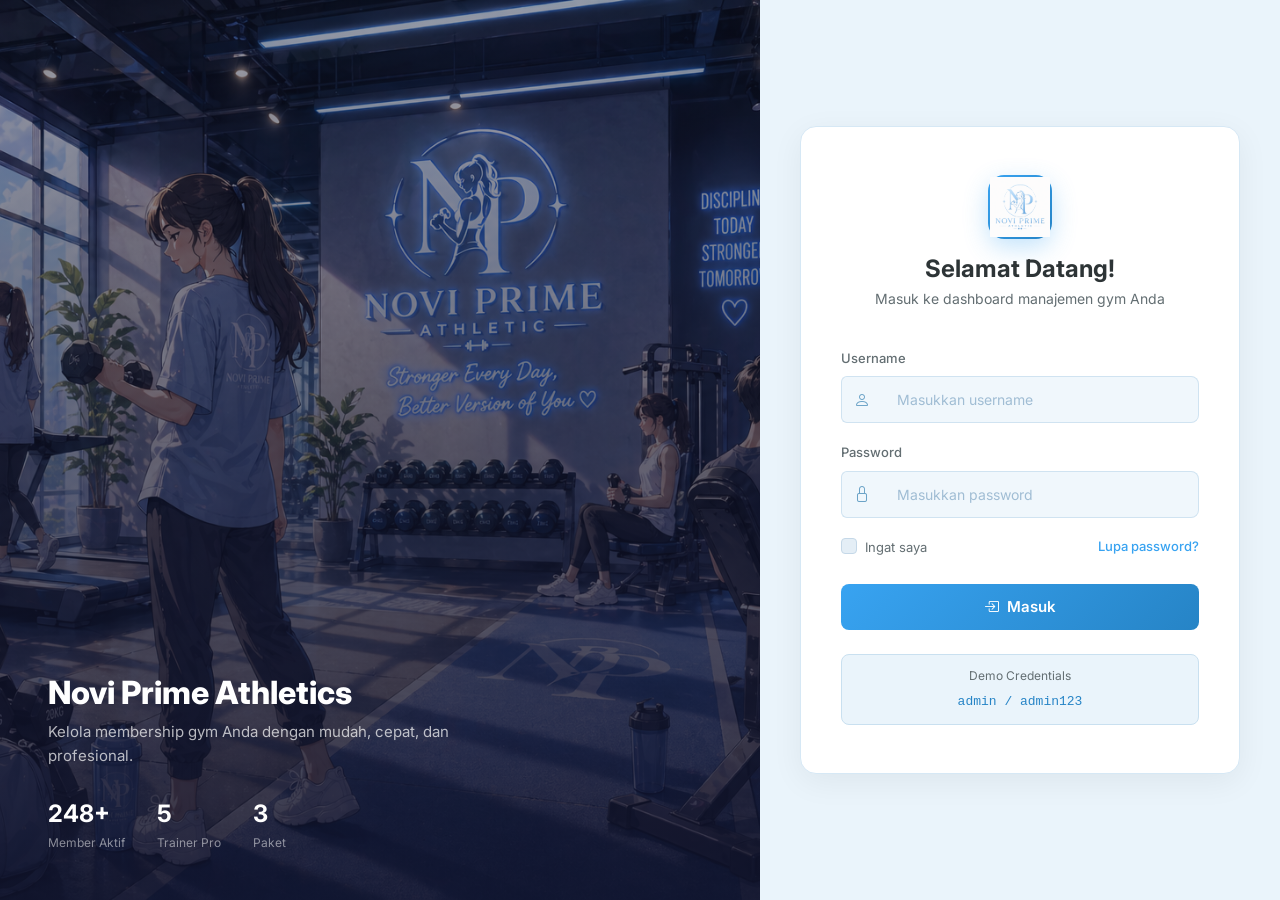
<file: index.html>
<!DOCTYPE html>
<html lang="id">
<head>
    <meta charset="UTF-8">
    <meta name="viewport" content="width=device-width, initial-scale=1.0">
    <meta name="description" content="Novi Prime Athletics - Sistem Manajemen Anggota Gym">
    <title>Login - Gym Management</title>
    <link href="https://cdn.jsdelivr.net/npm/bootstrap@5.3.3/dist/css/bootstrap.min.css" rel="stylesheet">
    <link href="https://cdn.jsdelivr.net/npm/bootstrap-icons@1.11.3/font/bootstrap-icons.min.css" rel="stylesheet">
    <link href="https://fonts.googleapis.com/css2?family=Inter:wght@300;400;500;600;700;800&display=swap" rel="stylesheet">
    <link href="css/style.css" rel="stylesheet">
</head>
<body class="login-page">
    <div class="login-wrapper">
        <!-- Left Side - Image -->
        <div class="login-image-side">
            <img src="./assets/images/banner2.png" alt="Gym Interior">
            <div class="login-image-overlay">
                <div class="login-image-content">

                    <h2>Novi Prime Athletics</h2>
                    <p>Kelola membership gym Anda dengan mudah, cepat, dan profesional.</p>
                    <div class="login-image-stats">
                        <div class="img-stat">
                            <span class="img-stat-value">248+</span>
                            <span class="img-stat-label">Member Aktif</span>
                        </div>
                        <div class="img-stat">
                            <span class="img-stat-value">5</span>
                            <span class="img-stat-label">Trainer Pro</span>
                        </div>
                        <div class="img-stat">
                            <span class="img-stat-value">3</span>
                            <span class="img-stat-label">Paket</span>
                        </div>
                    </div>
                </div>
            </div>
        </div>

        <!-- Right Side - Login Form -->
        <div class="login-form-side">
            <div class="login-card">
                <div class="login-logo">
                    <div class="logo-icon">
                        <img src="./assets/images/logo_gym.png" alt="Logo Novi Prime" class="logo-img">
                    </div>
                        <h1>Selamat Datang!</h1>
                        <p>Masuk ke dashboard manajemen gym Anda</p>
                    </div>
                <form id="loginForm">
                    <div class="mb-3">
                        <label class="form-label" for="loginUsername">Username</label>
                        <div class="input-group">
                            <span class="input-group-text"><i class="bi bi-person"></i></span>
                            <input type="text" class="form-control" id="loginUsername" placeholder="Masukkan username" required>
                        </div>
                    </div>
                    <div class="mb-3">
                        <label class="form-label" for="loginPassword">Password</label>
                        <div class="input-group">
                            <span class="input-group-text"><i class="bi bi-lock"></i></span>
                            <input type="password" class="form-control" id="loginPassword" placeholder="Masukkan password" required>
                        </div>
                    </div>
                    <div class="d-flex justify-content-between align-items-center mb-4">
                        <div class="form-check">
                            <input class="form-check-input" type="checkbox" id="rememberMe">
                            <label class="form-check-label" for="rememberMe">Ingat saya</label>
                        </div>
                        <a href="#" class="forgot-link" onclick="alert('Fitur reset password akan tersedia setelah integrasi backend.')">Lupa password?</a>
                    </div>
                    <button type="submit" class="btn btn-login" id="btnLogin">
                        <i class="bi bi-box-arrow-in-right me-2"></i>Masuk
                    </button>
                </form>
                <div class="login-demo-info">
                    <p>Demo Credentials</p>
                    <code>admin / admin123</code>
                </div>
            </div>
        </div>
    </div>

    <script src="https://cdn.jsdelivr.net/npm/bootstrap@5.3.3/dist/js/bootstrap.bundle.min.js"></script>
    <script src="js/app.js"></script>
</body>
</html>
</file>
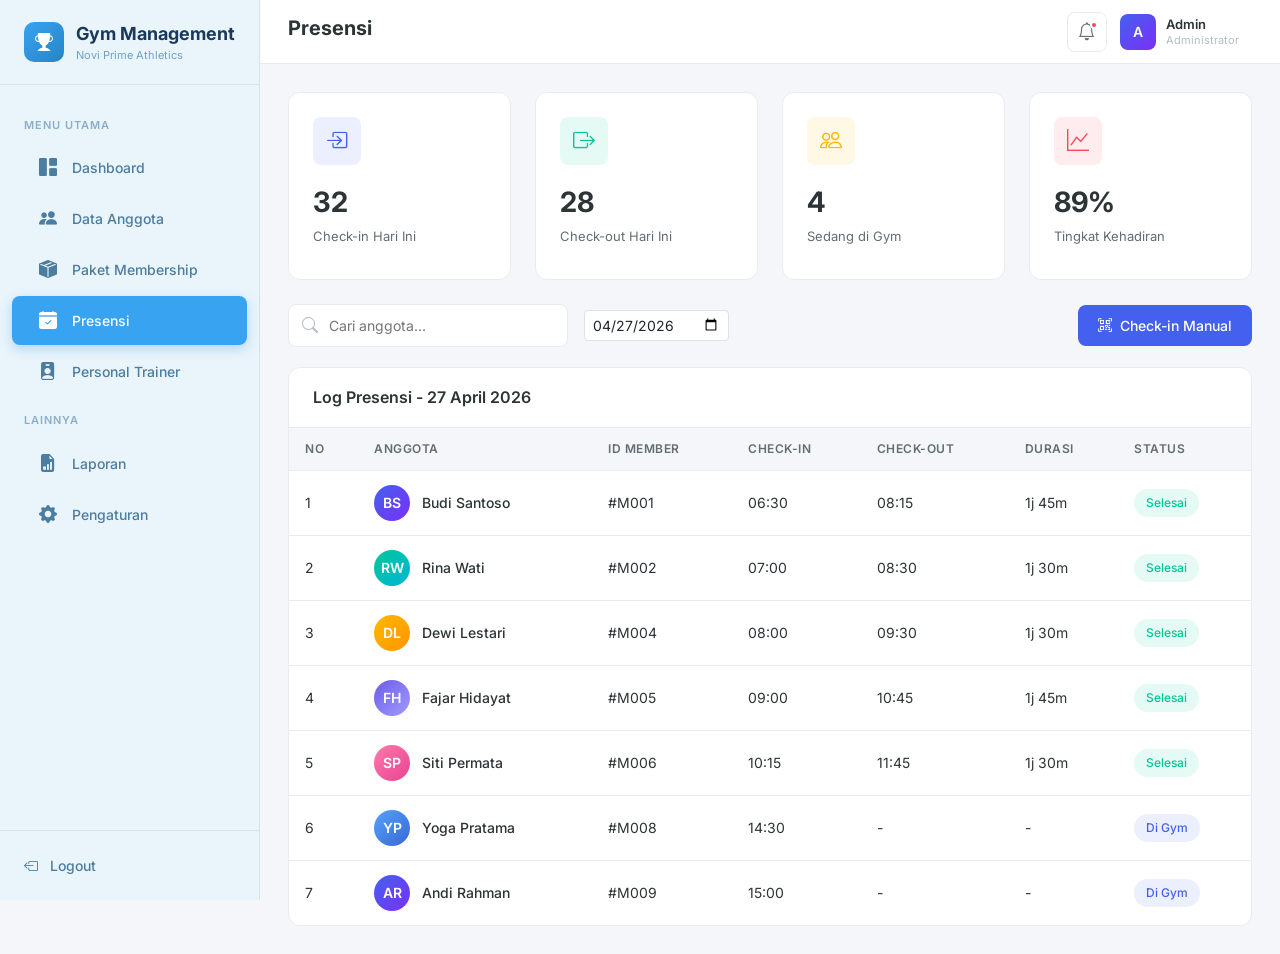
<file: attendance.html>
<!DOCTYPE html>
<html lang="id">
<head>
    <meta charset="UTF-8">
    <meta name="viewport" content="width=device-width, initial-scale=1.0">
    <title>Presensi - Gym Management</title>
    <link href="https://cdn.jsdelivr.net/npm/bootstrap@5.3.3/dist/css/bootstrap.min.css" rel="stylesheet">
    <link href="https://cdn.jsdelivr.net/npm/bootstrap-icons@1.11.3/font/bootstrap-icons.min.css" rel="stylesheet">
    <link href="https://fonts.googleapis.com/css2?family=Inter:wght@300;400;500;600;700;800&display=swap" rel="stylesheet">
    <link href="css/style.css" rel="stylesheet">
</head>
<body>
    <div class="sidebar-overlay" id="sidebarOverlay"></div>
    <aside class="sidebar" id="sidebar">
        <div class="sidebar-brand"><div class="brand-icon"><i class="bi bi-trophy-fill"></i></div><div><span class="brand-text">Gym Management</span><span class="brand-subtitle">Novi Prime Athletics</span></div></div>
        <nav class="sidebar-menu">
            <div class="menu-label">Menu Utama</div>
            <a href="dashboard.html" class="nav-link"><i class="bi bi-grid-1x2-fill"></i> Dashboard</a>
            <a href="members.html" class="nav-link"><i class="bi bi-people-fill"></i> Data Anggota</a>
            <a href="packages.html" class="nav-link"><i class="bi bi-box-seam-fill"></i> Paket Membership</a>
            <a href="attendance.html" class="nav-link active"><i class="bi bi-calendar-check-fill"></i> Presensi</a>
            <a href="trainers.html" class="nav-link"><i class="bi bi-person-badge-fill"></i> Personal Trainer</a>
            <div class="menu-label">Lainnya</div>
            <a href="#" class="nav-link" onclick="alert('Fitur laporan akan segera hadir.')"><i class="bi bi-file-earmark-bar-graph-fill"></i> Laporan</a>
            <a href="#" class="nav-link" onclick="alert('Fitur pengaturan akan segera hadir.')"><i class="bi bi-gear-fill"></i> Pengaturan</a>
        </nav>
        <div class="sidebar-footer"><a href="index.html" class="nav-link"><i class="bi bi-box-arrow-left"></i> Logout</a></div>
    </aside>

    <main class="main-content">
        <header class="top-navbar">
            <div class="d-flex align-items-center gap-3">
                <button class="btn-icon sidebar-toggle" id="sidebarToggle"><i class="bi bi-list"></i></button>
                <h1 class="page-title">Presensi</h1>
            </div>
            <div class="navbar-actions">
                <button class="btn-icon" onclick="alert('Tidak ada notifikasi baru.')"><i class="bi bi-bell"></i><span class="badge-dot"></span></button>
                <div class="user-dropdown" data-bs-toggle="dropdown"><div class="user-avatar">A</div><div class="user-info d-none d-sm-block"><div class="user-name">Admin</div><div class="user-role">Administrator</div></div></div>
                <ul class="dropdown-menu dropdown-menu-end">
                    <li><a class="dropdown-item text-danger" href="index.html"><i class="bi bi-box-arrow-left me-2"></i>Logout</a></li>
                </ul>
            </div>
        </header>

        <div class="content-wrapper">
            <!-- Stats -->
            <div class="row g-4 mb-4">
                <div class="col-md-3 col-6">
                    <div class="stat-card">
                        <div class="stat-icon primary"><i class="bi bi-box-arrow-in-right"></i></div>
                        <div class="stat-value">32</div>
                        <div class="stat-label">Check-in Hari Ini</div>
                    </div>
                </div>
                <div class="col-md-3 col-6">
                    <div class="stat-card">
                        <div class="stat-icon success"><i class="bi bi-box-arrow-right"></i></div>
                        <div class="stat-value">28</div>
                        <div class="stat-label">Check-out Hari Ini</div>
                    </div>
                </div>
                <div class="col-md-3 col-6">
                    <div class="stat-card">
                        <div class="stat-icon warning"><i class="bi bi-people"></i></div>
                        <div class="stat-value">4</div>
                        <div class="stat-label">Sedang di Gym</div>
                    </div>
                </div>
                <div class="col-md-3 col-6">
                    <div class="stat-card">
                        <div class="stat-icon danger"><i class="bi bi-graph-up"></i></div>
                        <div class="stat-value">89%</div>
                        <div class="stat-label">Tingkat Kehadiran</div>
                    </div>
                </div>
            </div>

            <!-- Toolbar -->
            <div class="toolbar">
                <div class="d-flex gap-3 align-items-center flex-wrap">
                    <div class="search-box">
                        <i class="bi bi-search"></i>
                        <input type="text" id="searchAttendance" placeholder="Cari anggota..." onkeyup="filterAttendance()">
                    </div>
                    <input type="date" class="form-control form-control-sm" style="width:auto" value="2026-04-27">
                </div>
                <button class="btn-primary-custom" data-bs-toggle="modal" data-bs-target="#checkinModal">
                    <i class="bi bi-qr-code-scan"></i> Check-in Manual
                </button>
            </div>

            <!-- Attendance Table -->
            <div class="card-custom">
                <div class="card-header-custom">
                    <h5>Log Presensi - 27 April 2026</h5>
                </div>
                <div class="card-body-custom p-0">
                    <div class="table-responsive">
                        <table class="table-custom" id="attendanceTable">
                            <thead>
                                <tr><th>No</th><th>Anggota</th><th>ID Member</th><th>Check-in</th><th>Check-out</th><th>Durasi</th><th>Status</th></tr>
                            </thead>
                            <tbody>
                                <tr>
                                    <td>1</td>
                                    <td><div class="member-info"><div class="member-avatar" style="background:linear-gradient(135deg,#4361ee,#7b2ff7)">BS</div><div class="member-name">Budi Santoso</div></div></td>
                                    <td>#M001</td><td>06:30</td><td>08:15</td><td>1j 45m</td>
                                    <td><span class="badge-status aktif">Selesai</span></td>
                                </tr>
                                <tr>
                                    <td>2</td>
                                    <td><div class="member-info"><div class="member-avatar" style="background:linear-gradient(135deg,#00c897,#00b4d8)">RW</div><div class="member-name">Rina Wati</div></div></td>
                                    <td>#M002</td><td>07:00</td><td>08:30</td><td>1j 30m</td>
                                    <td><span class="badge-status aktif">Selesai</span></td>
                                </tr>
                                <tr>
                                    <td>3</td>
                                    <td><div class="member-info"><div class="member-avatar" style="background:linear-gradient(135deg,#ffb800,#ff9500)">DL</div><div class="member-name">Dewi Lestari</div></div></td>
                                    <td>#M004</td><td>08:00</td><td>09:30</td><td>1j 30m</td>
                                    <td><span class="badge-status aktif">Selesai</span></td>
                                </tr>
                                <tr>
                                    <td>4</td>
                                    <td><div class="member-info"><div class="member-avatar" style="background:linear-gradient(135deg,#6c5ce7,#a29bfe)">FH</div><div class="member-name">Fajar Hidayat</div></div></td>
                                    <td>#M005</td><td>09:00</td><td>10:45</td><td>1j 45m</td>
                                    <td><span class="badge-status aktif">Selesai</span></td>
                                </tr>
                                <tr>
                                    <td>5</td>
                                    <td><div class="member-info"><div class="member-avatar" style="background:linear-gradient(135deg,#fd79a8,#e84393)">SP</div><div class="member-name">Siti Permata</div></div></td>
                                    <td>#M006</td><td>10:15</td><td>11:45</td><td>1j 30m</td>
                                    <td><span class="badge-status aktif">Selesai</span></td>
                                </tr>
                                <tr>
                                    <td>6</td>
                                    <td><div class="member-info"><div class="member-avatar" style="background:linear-gradient(135deg,#55a3f8,#3867d6)">YP</div><div class="member-name">Yoga Pratama</div></div></td>
                                    <td>#M008</td><td>14:30</td><td>-</td><td>-</td>
                                    <td><span class="badge-status" style="background:var(--primary-light);color:var(--primary)">Di Gym</span></td>
                                </tr>
                                <tr>
                                    <td>7</td>
                                    <td><div class="member-info"><div class="member-avatar" style="background:linear-gradient(135deg,#4361ee,#7b2ff7)">AR</div><div class="member-name">Andi Rahman</div></div></td>
                                    <td>#M009</td><td>15:00</td><td>-</td><td>-</td>
                                    <td><span class="badge-status" style="background:var(--primary-light);color:var(--primary)">Di Gym</span></td>
                                </tr>
                            </tbody>
                        </table>
                    </div>
                </div>
            </div>
        </div>
    </main>

    <!-- Check-in Modal -->
    <div class="modal fade" id="checkinModal" tabindex="-1">
        <div class="modal-dialog modal-dialog-centered">
            <div class="modal-content" style="border:none;border-radius:var(--radius)">
                <div class="modal-header" style="border-bottom:1px solid var(--border-color);padding:20px 24px">
                    <h5 class="modal-title">Check-in Manual</h5>
                    <button type="button" class="btn-close" data-bs-dismiss="modal"></button>
                </div>
                <div class="modal-body" style="padding:24px">
                    <div class="mb-3">
                        <label class="form-label">ID Member</label>
                        <input type="text" class="form-control" id="checkinId" placeholder="Masukkan ID Member (cth: M001)">
                    </div>
                    <div class="mb-3">
                        <label class="form-label">Tipe</label>
                        <select class="form-select" id="checkinType">
                            <option value="in">Check-in</option>
                            <option value="out">Check-out</option>
                        </select>
                    </div>
                </div>
                <div class="modal-footer" style="border-top:1px solid var(--border-color);padding:16px 24px">
                    <button class="btn btn-light" data-bs-dismiss="modal">Batal</button>
                    <button class="btn btn-primary" onclick="doCheckin()">Proses</button>
                </div>
            </div>
        </div>
    </div>

    <script src="https://cdn.jsdelivr.net/npm/bootstrap@5.3.3/dist/js/bootstrap.bundle.min.js"></script>
    <script src="js/app.js"></script>
</body>
</html>
</file>
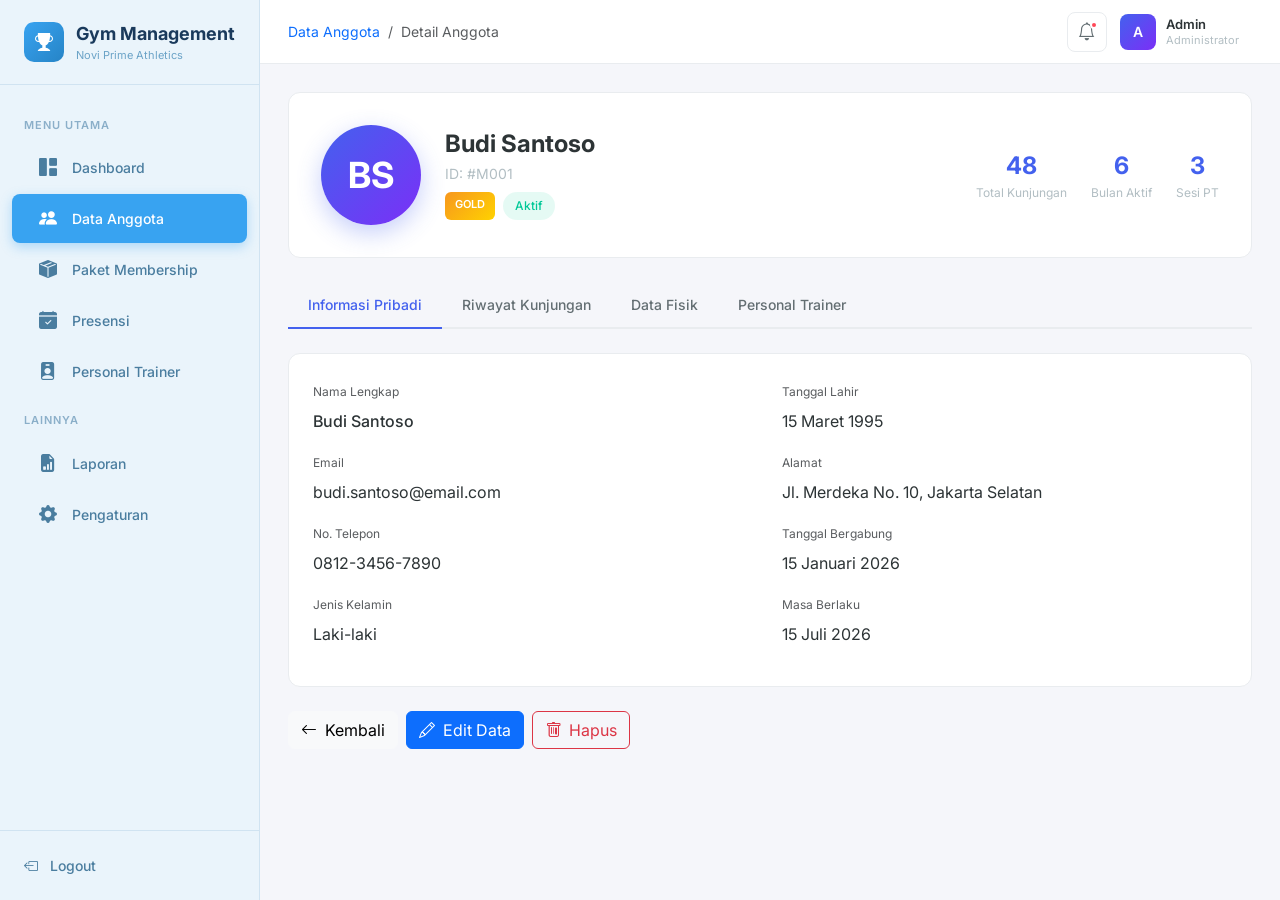
<file: member-detail.html>
<!DOCTYPE html>
<html lang="id">
<head>
    <meta charset="UTF-8">
    <meta name="viewport" content="width=device-width, initial-scale=1.0">
    <meta name="description" content="Detail Anggota - FitPro Gym Management System">
    <title>Detail Anggota - FitPro Gym</title>
    <link href="https://cdn.jsdelivr.net/npm/bootstrap@5.3.3/dist/css/bootstrap.min.css" rel="stylesheet">
    <link href="https://cdn.jsdelivr.net/npm/bootstrap-icons@1.11.3/font/bootstrap-icons.min.css" rel="stylesheet">
    <link href="https://fonts.googleapis.com/css2?family=Inter:wght@300;400;500;600;700;800&display=swap" rel="stylesheet">
    <link href="css/style.css" rel="stylesheet">
</head>
<body>
    <div class="sidebar-overlay" id="sidebarOverlay"></div>
    <aside class="sidebar" id="sidebar">
        <div class="sidebar-brand">
            <div class="brand-icon"><i class="bi bi-trophy-fill"></i></div>
            <div><span class="brand-text">Gym Management</span><span class="brand-subtitle">Novi Prime Athletics</span></div>
        </div>
        <nav class="sidebar-menu">
            <div class="menu-label">Menu Utama</div>
            <a href="dashboard.html" class="nav-link"><i class="bi bi-grid-1x2-fill"></i> Dashboard</a>
            <a href="members.html" class="nav-link active"><i class="bi bi-people-fill"></i> Data Anggota</a>
            <a href="packages.html" class="nav-link"><i class="bi bi-box-seam-fill"></i> Paket Membership</a>
            <a href="attendance.html" class="nav-link"><i class="bi bi-calendar-check-fill"></i> Presensi</a>
            <a href="trainers.html" class="nav-link"><i class="bi bi-person-badge-fill"></i> Personal Trainer</a>
            <div class="menu-label">Lainnya</div>
            <a href="#" class="nav-link" onclick="alert('Fitur laporan akan segera hadir.')"><i class="bi bi-file-earmark-bar-graph-fill"></i> Laporan</a>
            <a href="#" class="nav-link" onclick="alert('Fitur pengaturan akan segera hadir.')"><i class="bi bi-gear-fill"></i> Pengaturan</a>
        </nav>
        <div class="sidebar-footer">
            <a href="index.html" class="nav-link"><i class="bi bi-box-arrow-left"></i> Logout</a>
        </div>
    </aside>

    <main class="main-content">
        <header class="top-navbar">
            <div class="d-flex align-items-center gap-3">
                <button class="btn-icon sidebar-toggle" id="sidebarToggle"><i class="bi bi-list"></i></button>
                <nav aria-label="breadcrumb">
                    <ol class="breadcrumb mb-0" style="font-size:14px">
                        <li class="breadcrumb-item"><a href="members.html" class="text-primary">Data Anggota</a></li>
                        <li class="breadcrumb-item active">Detail Anggota</li>
                    </ol>
                </nav>
            </div>
            <div class="navbar-actions">
                <button class="btn-icon" onclick="alert('Tidak ada notifikasi baru.')"><i class="bi bi-bell"></i><span class="badge-dot"></span></button>
                <div class="user-dropdown" data-bs-toggle="dropdown"><div class="user-avatar">A</div><div class="user-info d-none d-sm-block"><div class="user-name">Admin</div><div class="user-role">Administrator</div></div></div>
                <ul class="dropdown-menu dropdown-menu-end">
                    <li><a class="dropdown-item" href="#" onclick="alert('Profil')"><i class="bi bi-person me-2"></i>Profil Saya</a></li>
                    <li><hr class="dropdown-divider"></li>
                    <li><a class="dropdown-item text-danger" href="index.html"><i class="bi bi-box-arrow-left me-2"></i>Logout</a></li>
                </ul>
            </div>
        </header>

        <div class="content-wrapper">
            <!-- Profile Header -->
            <div class="profile-header">
                <div class="profile-avatar">BS</div>
                <div class="profile-info">
                    <h2>Budi Santoso</h2>
                    <div class="profile-id">ID: #M001</div>
                    <div class="profile-badges">
                        <span class="badge-package gold">Gold</span>
                        <span class="badge-status aktif">Aktif</span>
                    </div>
                </div>
                <div class="profile-stats">
                    <div class="p-stat">
                        <div class="p-stat-value">48</div>
                        <div class="p-stat-label">Total Kunjungan</div>
                    </div>
                    <div class="p-stat">
                        <div class="p-stat-value">6</div>
                        <div class="p-stat-label">Bulan Aktif</div>
                    </div>
                    <div class="p-stat">
                        <div class="p-stat-value">3</div>
                        <div class="p-stat-label">Sesi PT</div>
                    </div>
                </div>
            </div>

            <!-- Tabs -->
            <ul class="nav nav-tabs nav-tabs-custom mb-4" role="tablist">
                <li class="nav-item"><button class="nav-link active" data-bs-toggle="tab" data-bs-target="#tabInfo">Informasi Pribadi</button></li>
                <li class="nav-item"><button class="nav-link" data-bs-toggle="tab" data-bs-target="#tabVisit">Riwayat Kunjungan</button></li>
                <li class="nav-item"><button class="nav-link" data-bs-toggle="tab" data-bs-target="#tabPhysical">Data Fisik</button></li>
                <li class="nav-item"><button class="nav-link" data-bs-toggle="tab" data-bs-target="#tabTrainer">Personal Trainer</button></li>
            </ul>

            <div class="tab-content">
                <!-- Tab: Info Pribadi -->
                <div class="tab-pane fade show active" id="tabInfo">
                    <div class="card-custom">
                        <div class="card-body-custom">
                            <div class="row g-4">
                                <div class="col-md-6">
                                    <div class="mb-3">
                                        <label class="form-label text-muted" style="font-size:12px">Nama Lengkap</label>
                                        <p class="mb-0 fw-medium">Budi Santoso</p>
                                    </div>
                                    <div class="mb-3">
                                        <label class="form-label text-muted" style="font-size:12px">Email</label>
                                        <p class="mb-0">budi.santoso@email.com</p>
                                    </div>
                                    <div class="mb-3">
                                        <label class="form-label text-muted" style="font-size:12px">No. Telepon</label>
                                        <p class="mb-0">0812-3456-7890</p>
                                    </div>
                                    <div class="mb-3">
                                        <label class="form-label text-muted" style="font-size:12px">Jenis Kelamin</label>
                                        <p class="mb-0">Laki-laki</p>
                                    </div>
                                </div>
                                <div class="col-md-6">
                                    <div class="mb-3">
                                        <label class="form-label text-muted" style="font-size:12px">Tanggal Lahir</label>
                                        <p class="mb-0">15 Maret 1995</p>
                                    </div>
                                    <div class="mb-3">
                                        <label class="form-label text-muted" style="font-size:12px">Alamat</label>
                                        <p class="mb-0">Jl. Merdeka No. 10, Jakarta Selatan</p>
                                    </div>
                                    <div class="mb-3">
                                        <label class="form-label text-muted" style="font-size:12px">Tanggal Bergabung</label>
                                        <p class="mb-0">15 Januari 2026</p>
                                    </div>
                                    <div class="mb-3">
                                        <label class="form-label text-muted" style="font-size:12px">Masa Berlaku</label>
                                        <p class="mb-0">15 Juli 2026</p>
                                    </div>
                                </div>
                            </div>
                        </div>
                    </div>
                </div>

                <!-- Tab: Riwayat Kunjungan -->
                <div class="tab-pane fade" id="tabVisit">
                    <div class="card-custom">
                        <div class="card-header-custom">
                            <h5>Log Presensi</h5>
                            <select class="form-select form-select-sm" style="width:auto">
                                <option>April 2026</option>
                                <option>Maret 2026</option>
                                <option>Februari 2026</option>
                            </select>
                        </div>
                        <div class="card-body-custom p-0">
                            <div class="table-responsive">
                                <table class="table-custom">
                                    <thead><tr><th>No</th><th>Tanggal</th><th>Check-in</th><th>Check-out</th><th>Durasi</th></tr></thead>
                                    <tbody>
                                        <tr><td>1</td><td>27 Apr 2026</td><td>07:30</td><td>09:15</td><td>1 jam 45 menit</td></tr>
                                        <tr><td>2</td><td>25 Apr 2026</td><td>16:00</td><td>17:30</td><td>1 jam 30 menit</td></tr>
                                        <tr><td>3</td><td>23 Apr 2026</td><td>08:00</td><td>09:45</td><td>1 jam 45 menit</td></tr>
                                        <tr><td>4</td><td>21 Apr 2026</td><td>06:30</td><td>08:00</td><td>1 jam 30 menit</td></tr>
                                        <tr><td>5</td><td>19 Apr 2026</td><td>17:00</td><td>18:45</td><td>1 jam 45 menit</td></tr>
                                        <tr><td>6</td><td>17 Apr 2026</td><td>07:00</td><td>08:30</td><td>1 jam 30 menit</td></tr>
                                        <tr><td>7</td><td>15 Apr 2026</td><td>16:30</td><td>18:00</td><td>1 jam 30 menit</td></tr>
                                        <tr><td>8</td><td>13 Apr 2026</td><td>08:00</td><td>10:00</td><td>2 jam</td></tr>
                                    </tbody>
                                </table>
                            </div>
                        </div>
                    </div>
                </div>

                <!-- Tab: Data Fisik -->
                <div class="tab-pane fade" id="tabPhysical">
                    <div class="row g-4">
                        <div class="col-md-4">
                            <div class="stat-card text-center">
                                <div class="stat-icon primary mx-auto"><i class="bi bi-rulers"></i></div>
                                <div class="stat-value">175</div>
                                <div class="stat-label">Tinggi Badan (cm)</div>
                            </div>
                        </div>
                        <div class="col-md-4">
                            <div class="stat-card text-center">
                                <div class="stat-icon success mx-auto"><i class="bi bi-speedometer2"></i></div>
                                <div class="stat-value">72</div>
                                <div class="stat-label">Berat Badan (kg)</div>
                            </div>
                        </div>
                        <div class="col-md-4">
                            <div class="stat-card text-center">
                                <div class="stat-icon warning mx-auto"><i class="bi bi-heart-pulse"></i></div>
                                <div class="stat-value">23.5</div>
                                <div class="stat-label">BMI (Normal)</div>
                            </div>
                        </div>
                    </div>
                    <div class="card-custom mt-4">
                        <div class="card-header-custom">
                            <h5>Riwayat Pengukuran</h5>
                            <button class="btn btn-sm btn-outline-primary" onclick="alert('Form pengukuran baru akan tersedia setelah integrasi backend.')">+ Tambah Data</button>
                        </div>
                        <div class="card-body-custom p-0">
                            <div class="table-responsive">
                                <table class="table-custom">
                                    <thead><tr><th>Tanggal</th><th>Berat (kg)</th><th>Tinggi (cm)</th><th>BMI</th><th>Lemak (%)</th><th>Catatan</th></tr></thead>
                                    <tbody>
                                        <tr><td>27 Apr 2026</td><td>72</td><td>175</td><td>23.5</td><td>18.2</td><td>Progres bagus</td></tr>
                                        <tr><td>27 Mar 2026</td><td>74</td><td>175</td><td>24.2</td><td>19.5</td><td>Perlu kurangi karbo</td></tr>
                                        <tr><td>27 Feb 2026</td><td>76</td><td>175</td><td>24.8</td><td>20.8</td><td>Awal program diet</td></tr>
                                        <tr><td>15 Jan 2026</td><td>78</td><td>175</td><td>25.5</td><td>22.0</td><td>Pengukuran awal</td></tr>
                                    </tbody>
                                </table>
                            </div>
                        </div>
                    </div>
                </div>

                <!-- Tab: Personal Trainer -->
                <div class="tab-pane fade" id="tabTrainer">
                    <div class="row g-4">
                        <div class="col-md-6">
                            <div class="card-custom">
                                <div class="card-body-custom">
                                    <div class="d-flex align-items-center gap-3 mb-4">
                                        <div class="trainer-avatar" style="background:linear-gradient(135deg,#4361ee,#7b2ff7);width:64px;height:64px;border-radius:50%;display:flex;align-items:center;justify-content:center;font-size:24px;font-weight:700;color:white;flex-shrink:0">RK</div>
                                        <div>
                                            <h5 class="mb-1">Rudi Kurniawan</h5>
                                            <span class="text-muted" style="font-size:13px">Spesialis Strength Training</span>
                                        </div>
                                    </div>
                                    <div class="row g-3">
                                        <div class="col-6">
                                            <div style="font-size:12px;color:var(--text-muted)">Total Sesi</div>
                                            <div class="fw-bold">12 Sesi</div>
                                        </div>
                                        <div class="col-6">
                                            <div style="font-size:12px;color:var(--text-muted)">Sesi Tersisa</div>
                                            <div class="fw-bold">3 Sesi</div>
                                        </div>
                                        <div class="col-6">
                                            <div style="font-size:12px;color:var(--text-muted)">Jadwal</div>
                                            <div class="fw-bold">Sen, Rab, Jum</div>
                                        </div>
                                        <div class="col-6">
                                            <div style="font-size:12px;color:var(--text-muted)">Jam</div>
                                            <div class="fw-bold">07:00 - 08:00</div>
                                        </div>
                                    </div>
                                </div>
                            </div>
                        </div>
                        <div class="col-md-6">
                            <div class="card-custom">
                                <div class="card-header-custom">
                                    <h5>Jadwal Sesi Mendatang</h5>
                                </div>
                                <div class="card-body-custom p-0">
                                    <div class="list-group list-group-flush">
                                        <div class="list-group-item px-4 py-3">
                                            <div class="d-flex justify-content-between align-items-center">
                                                <div>
                                                    <div class="fw-medium" style="font-size:14px">Senin, 28 Apr 2026</div>
                                                    <div style="font-size:12px;color:var(--text-muted)">07:00 - 08:00 • Strength Training</div>
                                                </div>
                                                <span class="badge-status aktif">Terjadwal</span>
                                            </div>
                                        </div>
                                        <div class="list-group-item px-4 py-3">
                                            <div class="d-flex justify-content-between align-items-center">
                                                <div>
                                                    <div class="fw-medium" style="font-size:14px">Rabu, 30 Apr 2026</div>
                                                    <div style="font-size:12px;color:var(--text-muted)">07:00 - 08:00 • Cardio & Core</div>
                                                </div>
                                                <span class="badge-status aktif">Terjadwal</span>
                                            </div>
                                        </div>
                                        <div class="list-group-item px-4 py-3">
                                            <div class="d-flex justify-content-between align-items-center">
                                                <div>
                                                    <div class="fw-medium" style="font-size:14px">Jumat, 02 Mei 2026</div>
                                                    <div style="font-size:12px;color:var(--text-muted)">07:00 - 08:00 • Full Body</div>
                                                </div>
                                                <span class="badge-status aktif">Terjadwal</span>
                                            </div>
                                        </div>
                                    </div>
                                </div>
                            </div>
                        </div>
                    </div>
                </div>
            </div>

            <!-- Action buttons -->
            <div class="d-flex gap-2 mt-4">
                <a href="members.html" class="btn btn-light"><i class="bi bi-arrow-left me-2"></i>Kembali</a>
                <button class="btn btn-primary" onclick="alert('Fitur edit akan tersedia setelah integrasi backend.')"><i class="bi bi-pencil me-2"></i>Edit Data</button>
                <button class="btn btn-outline-danger" onclick="if(confirm('Yakin ingin menghapus anggota ini?')) { alert('Data berhasil dihapus (dummy).'); window.location='members.html'; }"><i class="bi bi-trash me-2"></i>Hapus</button>
            </div>
        </div>
    </main>

    <script src="https://cdn.jsdelivr.net/npm/bootstrap@5.3.3/dist/js/bootstrap.bundle.min.js"></script>
    <script src="js/app.js"></script>
</body>
</html>
</file>
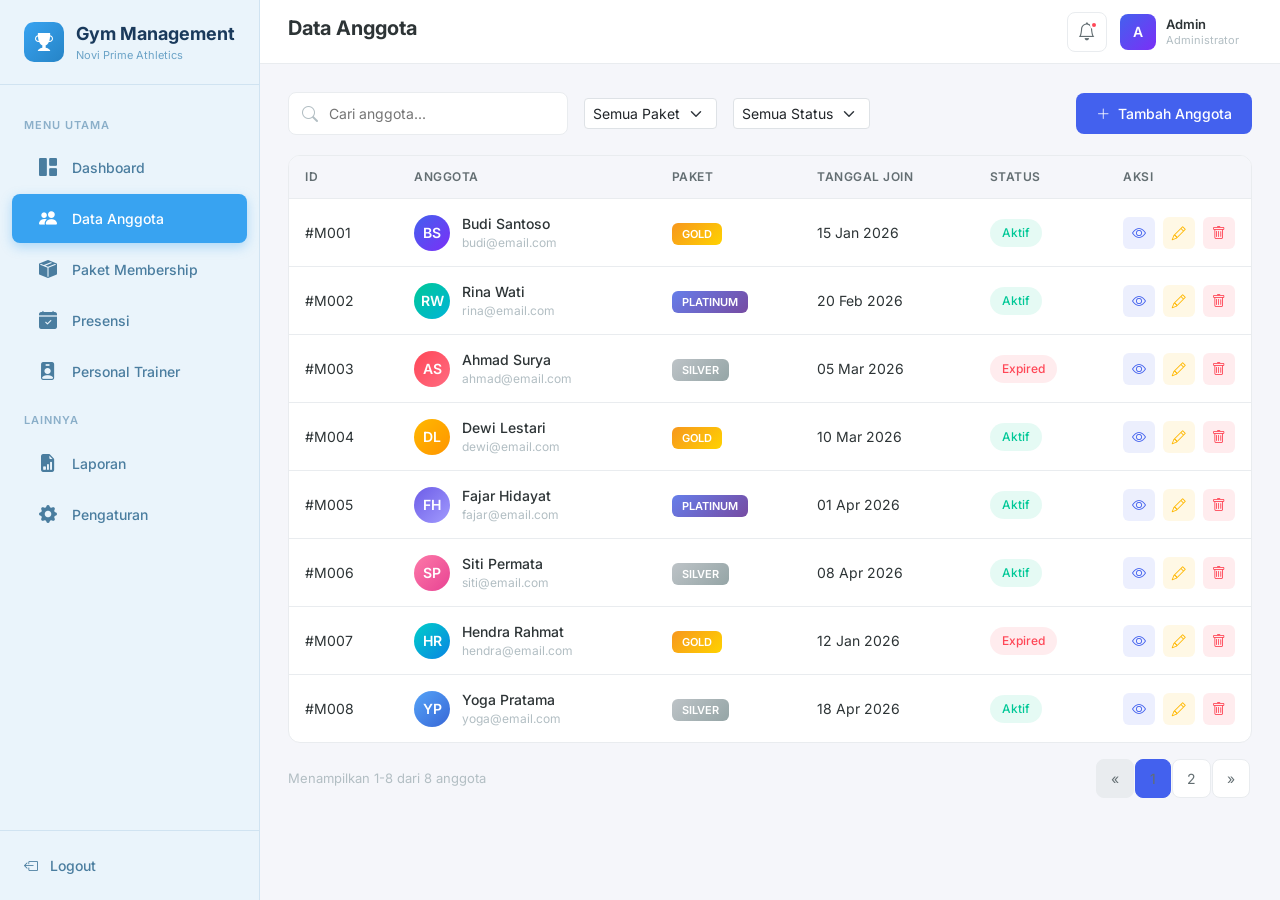
<file: members.html>
<!DOCTYPE html>
<html lang="id">
<head>
    <meta charset="UTF-8">
    <meta name="viewport" content="width=device-width, initial-scale=1.0">
    <meta name="description" content="Data Anggota - FitPro Gym Management System">
    <title>Data Anggota - Novi Prime Athletics</title>
    <link href="https://cdn.jsdelivr.net/npm/bootstrap@5.3.3/dist/css/bootstrap.min.css" rel="stylesheet">
    <link href="https://cdn.jsdelivr.net/npm/bootstrap-icons@1.11.3/font/bootstrap-icons.min.css" rel="stylesheet">
    <link href="https://fonts.googleapis.com/css2?family=Inter:wght@300;400;500;600;700;800&display=swap" rel="stylesheet">
    <link href="css/style.css" rel="stylesheet">
</head>
<body>
    <div class="sidebar-overlay" id="sidebarOverlay"></div>
    <!-- Sidebar -->
    <aside class="sidebar" id="sidebar">
        <div class="sidebar-brand">
            <div class="brand-icon"><i class="bi bi-trophy-fill"></i></div>
            <div><span class="brand-text">Gym Management</span><span class="brand-subtitle">Novi Prime Athletics</span></div>
        </div>
        <nav class="sidebar-menu">
            <div class="menu-label">Menu Utama</div>
            <a href="dashboard.html" class="nav-link"><i class="bi bi-grid-1x2-fill"></i> Dashboard</a>
            <a href="members.html" class="nav-link active"><i class="bi bi-people-fill"></i> Data Anggota</a>
            <a href="packages.html" class="nav-link"><i class="bi bi-box-seam-fill"></i> Paket Membership</a>
            <a href="attendance.html" class="nav-link"><i class="bi bi-calendar-check-fill"></i> Presensi</a>
            <a href="trainers.html" class="nav-link"><i class="bi bi-person-badge-fill"></i> Personal Trainer</a>
            <div class="menu-label">Lainnya</div>
            <a href="#" class="nav-link" onclick="alert('Fitur laporan akan segera hadir.')"><i class="bi bi-file-earmark-bar-graph-fill"></i> Laporan</a>
            <a href="#" class="nav-link" onclick="alert('Fitur pengaturan akan segera hadir.')"><i class="bi bi-gear-fill"></i> Pengaturan</a>
        </nav>
        <div class="sidebar-footer">
            <a href="index.html" class="nav-link"><i class="bi bi-box-arrow-left"></i> Logout</a>
        </div>
    </aside>

    <main class="main-content">
        <header class="top-navbar">
            <div class="d-flex align-items-center gap-3">
                <button class="btn-icon sidebar-toggle" id="sidebarToggle"><i class="bi bi-list"></i></button>
                <h1 class="page-title">Data Anggota</h1>
            </div>
            <div class="navbar-actions">
                <button class="btn-icon" onclick="alert('Tidak ada notifikasi baru.')"><i class="bi bi-bell"></i><span class="badge-dot"></span></button>
                <div class="user-dropdown" data-bs-toggle="dropdown"><div class="user-avatar">A</div><div class="user-info d-none d-sm-block"><div class="user-name">Admin</div><div class="user-role">Administrator</div></div></div>
                <ul class="dropdown-menu dropdown-menu-end">
                    <li><a class="dropdown-item" href="#" onclick="alert('Profil')"><i class="bi bi-person me-2"></i>Profil Saya</a></li>
                    <li><hr class="dropdown-divider"></li>
                    <li><a class="dropdown-item text-danger" href="index.html"><i class="bi bi-box-arrow-left me-2"></i>Logout</a></li>
                </ul>
            </div>
        </header>

        <div class="content-wrapper">
            <!-- Toolbar -->
            <div class="toolbar">
                <div class="d-flex gap-3 align-items-center flex-wrap">
                    <div class="search-box">
                        <i class="bi bi-search"></i>
                        <input type="text" id="searchMember" placeholder="Cari anggota..." onkeyup="filterMembers()">
                    </div>
                    <select class="form-select form-select-sm" style="width:auto" id="filterPaket" onchange="filterMembers()">
                        <option value="">Semua Paket</option>
                        <option value="gold">Gold</option>
                        <option value="silver">Silver</option>
                        <option value="platinum">Platinum</option>
                    </select>
                    <select class="form-select form-select-sm" style="width:auto" id="filterStatus" onchange="filterMembers()">
                        <option value="">Semua Status</option>
                        <option value="aktif">Aktif</option>
                        <option value="expired">Expired</option>
                    </select>
                </div>
                <button class="btn-primary-custom" data-bs-toggle="modal" data-bs-target="#memberModal" onclick="openAddModal()">
                    <i class="bi bi-plus-lg"></i> Tambah Anggota
                </button>
            </div>

            <!-- Table -->
            <div class="card-custom">
                <div class="card-body-custom p-0">
                    <div class="table-responsive">
                        <table class="table-custom" id="memberTable">
                            <thead>
                                <tr>
                                    <th>ID</th><th>Anggota</th><th>Paket</th><th>Tanggal Join</th><th>Status</th><th style="width:140px">Aksi</th>
                                </tr>
                            </thead>
                            <tbody>
                                <tr data-paket="gold" data-status="aktif">
                                    <td>#M001</td>
                                    <td><div class="member-info"><div class="member-avatar" style="background:linear-gradient(135deg,#4361ee,#7b2ff7)">BS</div><div><div class="member-name">Budi Santoso</div><div class="member-email">budi@email.com</div></div></div></td>
                                    <td><span class="badge-package gold">Gold</span></td>
                                    <td>15 Jan 2026</td>
                                    <td><span class="badge-status aktif">Aktif</span></td>
                                    <td>
                                        <div class="d-flex gap-2">
                                            <a href="member-detail.html" class="btn-action view" title="Detail"><i class="bi bi-eye"></i></a>
                                            <button class="btn-action edit" title="Edit" onclick="openEditModal('M001','Budi Santoso','budi@email.com','gold','aktif','081234567890','Jl. Merdeka No. 10')"><i class="bi bi-pencil"></i></button>
                                            <button class="btn-action delete" title="Hapus" onclick="confirmDelete('M001','Budi Santoso')"><i class="bi bi-trash"></i></button>
                                        </div>
                                    </td>
                                </tr>
                                <tr data-paket="platinum" data-status="aktif">
                                    <td>#M002</td>
                                    <td><div class="member-info"><div class="member-avatar" style="background:linear-gradient(135deg,#00c897,#00b4d8)">RW</div><div><div class="member-name">Rina Wati</div><div class="member-email">rina@email.com</div></div></div></td>
                                    <td><span class="badge-package platinum">Platinum</span></td>
                                    <td>20 Feb 2026</td>
                                    <td><span class="badge-status aktif">Aktif</span></td>
                                    <td>
                                        <div class="d-flex gap-2">
                                            <a href="member-detail.html" class="btn-action view" title="Detail"><i class="bi bi-eye"></i></a>
                                            <button class="btn-action edit" title="Edit" onclick="openEditModal('M002','Rina Wati','rina@email.com','platinum','aktif','081234567891','Jl. Sudirman No. 5')"><i class="bi bi-pencil"></i></button>
                                            <button class="btn-action delete" title="Hapus" onclick="confirmDelete('M002','Rina Wati')"><i class="bi bi-trash"></i></button>
                                        </div>
                                    </td>
                                </tr>
                                <tr data-paket="silver" data-status="expired">
                                    <td>#M003</td>
                                    <td><div class="member-info"><div class="member-avatar" style="background:linear-gradient(135deg,#ff4757,#ff6b81)">AS</div><div><div class="member-name">Ahmad Surya</div><div class="member-email">ahmad@email.com</div></div></div></td>
                                    <td><span class="badge-package silver">Silver</span></td>
                                    <td>05 Mar 2026</td>
                                    <td><span class="badge-status expired">Expired</span></td>
                                    <td>
                                        <div class="d-flex gap-2">
                                            <a href="member-detail.html" class="btn-action view" title="Detail"><i class="bi bi-eye"></i></a>
                                            <button class="btn-action edit" title="Edit" onclick="openEditModal('M003','Ahmad Surya','ahmad@email.com','silver','expired','081234567892','Jl. Gatot Subroto No. 8')"><i class="bi bi-pencil"></i></button>
                                            <button class="btn-action delete" title="Hapus" onclick="confirmDelete('M003','Ahmad Surya')"><i class="bi bi-trash"></i></button>
                                        </div>
                                    </td>
                                </tr>
                                <tr data-paket="gold" data-status="aktif">
                                    <td>#M004</td>
                                    <td><div class="member-info"><div class="member-avatar" style="background:linear-gradient(135deg,#ffb800,#ff9500)">DL</div><div><div class="member-name">Dewi Lestari</div><div class="member-email">dewi@email.com</div></div></div></td>
                                    <td><span class="badge-package gold">Gold</span></td>
                                    <td>10 Mar 2026</td>
                                    <td><span class="badge-status aktif">Aktif</span></td>
                                    <td>
                                        <div class="d-flex gap-2">
                                            <a href="member-detail.html" class="btn-action view" title="Detail"><i class="bi bi-eye"></i></a>
                                            <button class="btn-action edit" title="Edit" onclick="openEditModal('M004','Dewi Lestari','dewi@email.com','gold','aktif','081234567893','Jl. Diponegoro No. 3')"><i class="bi bi-pencil"></i></button>
                                            <button class="btn-action delete" title="Hapus" onclick="confirmDelete('M004','Dewi Lestari')"><i class="bi bi-trash"></i></button>
                                        </div>
                                    </td>
                                </tr>
                                <tr data-paket="platinum" data-status="aktif">
                                    <td>#M005</td>
                                    <td><div class="member-info"><div class="member-avatar" style="background:linear-gradient(135deg,#6c5ce7,#a29bfe)">FH</div><div><div class="member-name">Fajar Hidayat</div><div class="member-email">fajar@email.com</div></div></div></td>
                                    <td><span class="badge-package platinum">Platinum</span></td>
                                    <td>01 Apr 2026</td>
                                    <td><span class="badge-status aktif">Aktif</span></td>
                                    <td>
                                        <div class="d-flex gap-2">
                                            <a href="member-detail.html" class="btn-action view" title="Detail"><i class="bi bi-eye"></i></a>
                                            <button class="btn-action edit" title="Edit" onclick="openEditModal('M005','Fajar Hidayat','fajar@email.com','platinum','aktif','081234567894','Jl. Ahmad Yani No. 12')"><i class="bi bi-pencil"></i></button>
                                            <button class="btn-action delete" title="Hapus" onclick="confirmDelete('M005','Fajar Hidayat')"><i class="bi bi-trash"></i></button>
                                        </div>
                                    </td>
                                </tr>
                                <tr data-paket="silver" data-status="aktif">
                                    <td>#M006</td>
                                    <td><div class="member-info"><div class="member-avatar" style="background:linear-gradient(135deg,#fd79a8,#e84393)">SP</div><div><div class="member-name">Siti Permata</div><div class="member-email">siti@email.com</div></div></div></td>
                                    <td><span class="badge-package silver">Silver</span></td>
                                    <td>08 Apr 2026</td>
                                    <td><span class="badge-status aktif">Aktif</span></td>
                                    <td>
                                        <div class="d-flex gap-2">
                                            <a href="member-detail.html" class="btn-action view" title="Detail"><i class="bi bi-eye"></i></a>
                                            <button class="btn-action edit" title="Edit" onclick="openEditModal('M006','Siti Permata','siti@email.com','silver','aktif','081234567895','Jl. Pahlawan No. 7')"><i class="bi bi-pencil"></i></button>
                                            <button class="btn-action delete" title="Hapus" onclick="confirmDelete('M006','Siti Permata')"><i class="bi bi-trash"></i></button>
                                        </div>
                                    </td>
                                </tr>
                                <tr data-paket="gold" data-status="expired">
                                    <td>#M007</td>
                                    <td><div class="member-info"><div class="member-avatar" style="background:linear-gradient(135deg,#00cec9,#0984e3)">HR</div><div><div class="member-name">Hendra Rahmat</div><div class="member-email">hendra@email.com</div></div></div></td>
                                    <td><span class="badge-package gold">Gold</span></td>
                                    <td>12 Jan 2026</td>
                                    <td><span class="badge-status expired">Expired</span></td>
                                    <td>
                                        <div class="d-flex gap-2">
                                            <a href="member-detail.html" class="btn-action view" title="Detail"><i class="bi bi-eye"></i></a>
                                            <button class="btn-action edit" title="Edit" onclick="openEditModal('M007','Hendra Rahmat','hendra@email.com','gold','expired','081234567896','Jl. Kartini No. 15')"><i class="bi bi-pencil"></i></button>
                                            <button class="btn-action delete" title="Hapus" onclick="confirmDelete('M007','Hendra Rahmat')"><i class="bi bi-trash"></i></button>
                                        </div>
                                    </td>
                                </tr>
                                <tr data-paket="silver" data-status="aktif">
                                    <td>#M008</td>
                                    <td><div class="member-info"><div class="member-avatar" style="background:linear-gradient(135deg,#55a3f8,#3867d6)">YP</div><div><div class="member-name">Yoga Pratama</div><div class="member-email">yoga@email.com</div></div></div></td>
                                    <td><span class="badge-package silver">Silver</span></td>
                                    <td>18 Apr 2026</td>
                                    <td><span class="badge-status aktif">Aktif</span></td>
                                    <td>
                                        <div class="d-flex gap-2">
                                            <a href="member-detail.html" class="btn-action view" title="Detail"><i class="bi bi-eye"></i></a>
                                            <button class="btn-action edit" title="Edit" onclick="openEditModal('M008','Yoga Pratama','yoga@email.com','silver','aktif','081234567897','Jl. Pemuda No. 22')"><i class="bi bi-pencil"></i></button>
                                            <button class="btn-action delete" title="Hapus" onclick="confirmDelete('M008','Yoga Pratama')"><i class="bi bi-trash"></i></button>
                                        </div>
                                    </td>
                                </tr>
                            </tbody>
                        </table>
                    </div>
                </div>
            </div>

            <!-- Pagination -->
            <div class="d-flex justify-content-between align-items-center mt-3">
                <div style="font-size:13px;color:var(--text-muted)">Menampilkan 1-8 dari 8 anggota</div>
                <nav>
                    <ul class="pagination pagination-custom mb-0">
                        <li class="page-item disabled"><a class="page-link" href="#">&laquo;</a></li>
                        <li class="page-item active"><a class="page-link" href="#">1</a></li>
                        <li class="page-item"><a class="page-link" href="#" onclick="alert('Halaman 2 (data dummy)')">2</a></li>
                        <li class="page-item"><a class="page-link" href="#" onclick="alert('Halaman berikutnya (data dummy)')">&raquo;</a></li>
                    </ul>
                </nav>
            </div>
        </div>
    </main>

    <!-- Add/Edit Modal -->
    <div class="modal fade" id="memberModal" tabindex="-1">
        <div class="modal-dialog modal-lg modal-dialog-centered">
            <div class="modal-content" style="border:none;border-radius:var(--radius)">
                <div class="modal-header" style="border-bottom:1px solid var(--border-color);padding:20px 24px">
                    <h5 class="modal-title" id="memberModalTitle">Tambah Anggota Baru</h5>
                    <button type="button" class="btn-close" data-bs-dismiss="modal"></button>
                </div>
                <div class="modal-body" style="padding:24px">
                    <form id="memberForm">
                        <input type="hidden" id="memberId">
                        <div class="row g-3">
                            <div class="col-md-6">
                                <label class="form-label">Nama Lengkap</label>
                                <input type="text" class="form-control" id="memberName" required placeholder="Masukkan nama lengkap">
                            </div>
                            <div class="col-md-6">
                                <label class="form-label">Email</label>
                                <input type="email" class="form-control" id="memberEmail" required placeholder="Masukkan email">
                            </div>
                            <div class="col-md-6">
                                <label class="form-label">No. Telepon</label>
                                <input type="text" class="form-control" id="memberPhone" required placeholder="Masukkan no. telepon">
                            </div>
                            <div class="col-md-6">
                                <label class="form-label">Paket Membership</label>
                                <select class="form-select" id="memberPackage" required>
                                    <option value="">Pilih Paket</option>
                                    <option value="silver">Silver</option>
                                    <option value="gold">Gold</option>
                                    <option value="platinum">Platinum</option>
                                </select>
                            </div>
                            <div class="col-md-6">
                                <label class="form-label">Status</label>
                                <select class="form-select" id="memberStatus" required>
                                    <option value="aktif">Aktif</option>
                                    <option value="expired">Expired</option>
                                </select>
                            </div>
                            <div class="col-md-6">
                                <label class="form-label">Tanggal Join</label>
                                <input type="date" class="form-control" id="memberJoinDate" required>
                            </div>
                            <div class="col-12">
                                <label class="form-label">Alamat</label>
                                <textarea class="form-control" id="memberAddress" rows="2" placeholder="Masukkan alamat"></textarea>
                            </div>
                        </div>
                    </form>
                </div>
                <div class="modal-footer" style="border-top:1px solid var(--border-color);padding:16px 24px">
                    <button type="button" class="btn btn-light" data-bs-dismiss="modal">Batal</button>
                    <button type="button" class="btn btn-primary" onclick="saveMember()">Simpan</button>
                </div>
            </div>
        </div>
    </div>

    <!-- Delete Confirmation Modal -->
    <div class="modal fade" id="deleteModal" tabindex="-1">
        <div class="modal-dialog modal-dialog-centered modal-sm">
            <div class="modal-content" style="border:none;border-radius:var(--radius)">
                <div class="modal-body text-center" style="padding:32px">
                    <div class="stat-icon danger mx-auto mb-3" style="width:56px;height:56px;font-size:24px"><i class="bi bi-trash"></i></div>
                    <h5>Hapus Anggota?</h5>
                    <p id="deleteMessage" style="font-size:14px;color:var(--text-secondary)">Apakah Anda yakin ingin menghapus anggota ini?</p>
                    <div class="d-flex gap-2 justify-content-center mt-3">
                        <button class="btn btn-light" data-bs-dismiss="modal">Batal</button>
                        <button class="btn btn-danger" onclick="deleteMember()">Ya, Hapus</button>
                    </div>
                </div>
            </div>
        </div>
    </div>

    <script src="https://cdn.jsdelivr.net/npm/bootstrap@5.3.3/dist/js/bootstrap.bundle.min.js"></script>
    <script src="js/app.js"></script>
</body>
</html>
</file>
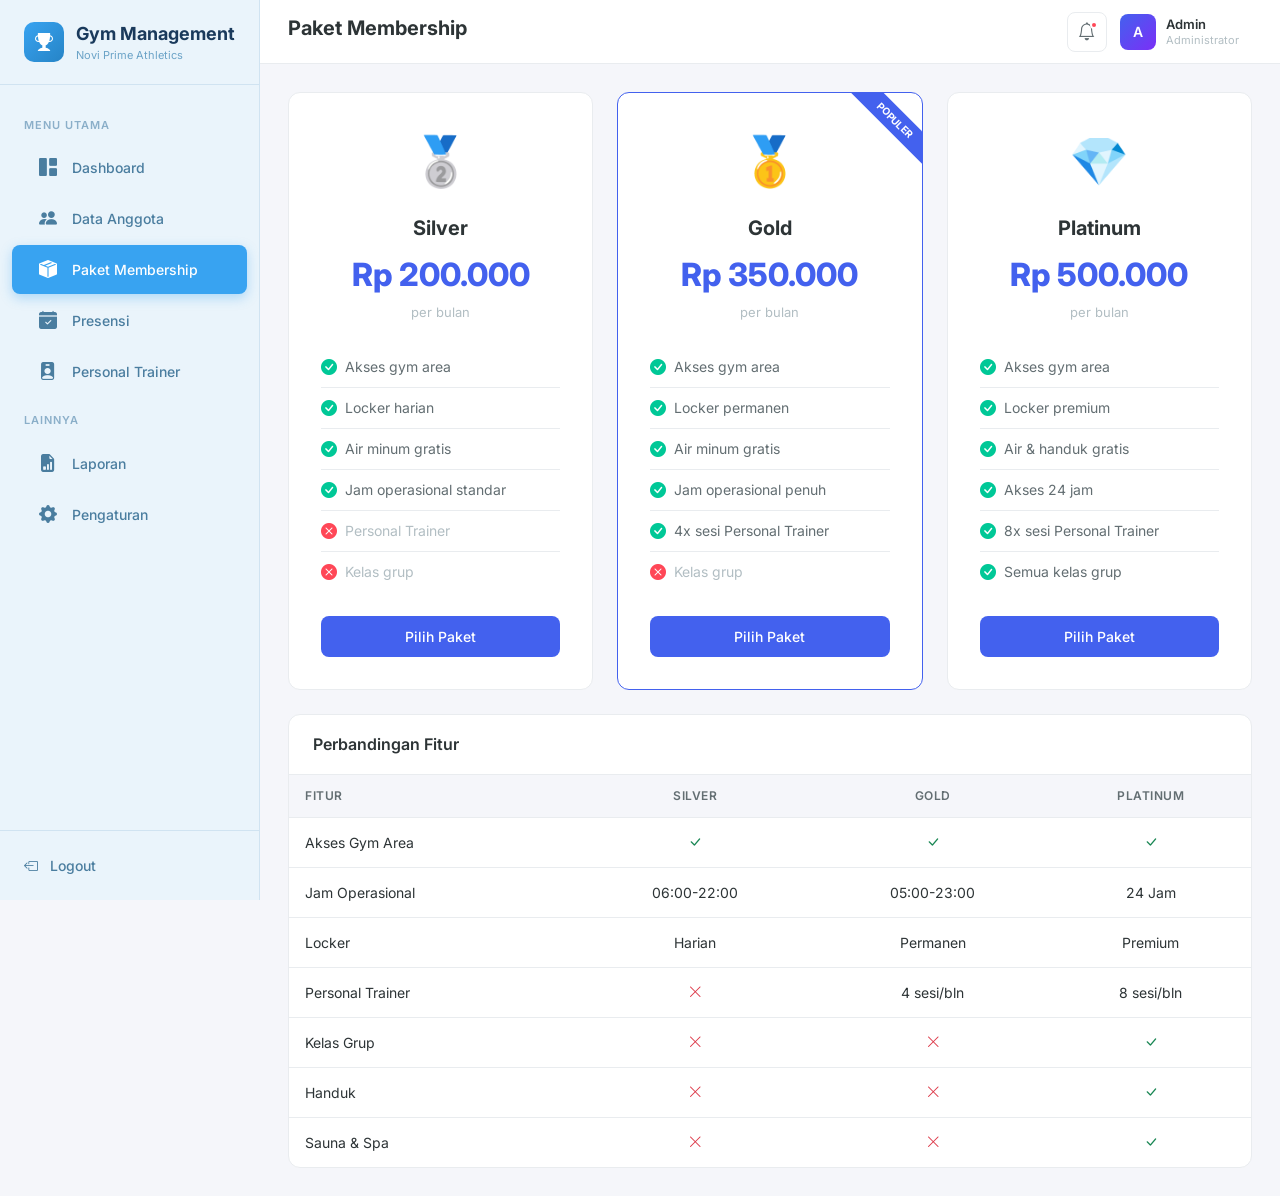
<file: packages.html>
<!DOCTYPE html>
<html lang="id">
<head>
    <meta charset="UTF-8">
    <meta name="viewport" content="width=device-width, initial-scale=1.0">
    <title>Paket Membership - Novi Prime Athletics</title>
    <link href="https://cdn.jsdelivr.net/npm/bootstrap@5.3.3/dist/css/bootstrap.min.css" rel="stylesheet">
    <link href="https://cdn.jsdelivr.net/npm/bootstrap-icons@1.11.3/font/bootstrap-icons.min.css" rel="stylesheet">
    <link href="https://fonts.googleapis.com/css2?family=Inter:wght@300;400;500;600;700;800&display=swap" rel="stylesheet">
    <link href="css/style.css" rel="stylesheet">
</head>
<body>
    <div class="sidebar-overlay" id="sidebarOverlay"></div>
    <aside class="sidebar" id="sidebar">
        <div class="sidebar-brand"><div class="brand-icon"><i class="bi bi-trophy-fill"></i></div><div><span class="brand-text">Gym Management</span><span class="brand-subtitle">Novi Prime Athletics</span></div></div>
        <nav class="sidebar-menu">
            <div class="menu-label">Menu Utama</div>
            <a href="dashboard.html" class="nav-link"><i class="bi bi-grid-1x2-fill"></i> Dashboard</a>
            <a href="members.html" class="nav-link"><i class="bi bi-people-fill"></i> Data Anggota</a>
            <a href="packages.html" class="nav-link active"><i class="bi bi-box-seam-fill"></i> Paket Membership</a>
            <a href="attendance.html" class="nav-link"><i class="bi bi-calendar-check-fill"></i> Presensi</a>
            <a href="trainers.html" class="nav-link"><i class="bi bi-person-badge-fill"></i> Personal Trainer</a>
            <div class="menu-label">Lainnya</div>
            <a href="#" class="nav-link" onclick="alert('Fitur laporan akan segera hadir.')"><i class="bi bi-file-earmark-bar-graph-fill"></i> Laporan</a>
            <a href="#" class="nav-link" onclick="alert('Fitur pengaturan akan segera hadir.')"><i class="bi bi-gear-fill"></i> Pengaturan</a>
        </nav>
        <div class="sidebar-footer"><a href="index.html" class="nav-link"><i class="bi bi-box-arrow-left"></i> Logout</a></div>
    </aside>

    <main class="main-content">
        <header class="top-navbar">
            <div class="d-flex align-items-center gap-3">
                <button class="btn-icon sidebar-toggle" id="sidebarToggle"><i class="bi bi-list"></i></button>
                <h1 class="page-title">Paket Membership</h1>
            </div>
            <div class="navbar-actions">
                <button class="btn-icon" onclick="alert('Tidak ada notifikasi baru.')"><i class="bi bi-bell"></i><span class="badge-dot"></span></button>
                <div class="user-dropdown" data-bs-toggle="dropdown"><div class="user-avatar">A</div><div class="user-info d-none d-sm-block"><div class="user-name">Admin</div><div class="user-role">Administrator</div></div></div>
                <ul class="dropdown-menu dropdown-menu-end">
                    <li><a class="dropdown-item text-danger" href="index.html"><i class="bi bi-box-arrow-left me-2"></i>Logout</a></li>
                </ul>
            </div>
        </header>

        <div class="content-wrapper">
            <!-- Package Cards -->
            <div class="row g-4 mb-4">
                <div class="col-lg-4">
                    <div class="package-card">
                        <div class="package-icon">🥈</div>
                        <div class="package-name">Silver</div>
                        <div class="package-price">Rp 200.000</div>
                        <div class="package-period">per bulan</div>
                        <ul class="package-features">
                            <li><i class="bi bi-check-circle-fill"></i> Akses gym area</li>
                            <li><i class="bi bi-check-circle-fill"></i> Locker harian</li>
                            <li><i class="bi bi-check-circle-fill"></i> Air minum gratis</li>
                            <li><i class="bi bi-check-circle-fill"></i> Jam operasional standar</li>
                            <li><i class="bi bi-x-circle-fill" style="color:var(--danger)"></i> <span style="color:var(--text-muted)">Personal Trainer</span></li>
                            <li><i class="bi bi-x-circle-fill" style="color:var(--danger)"></i> <span style="color:var(--text-muted)">Kelas grup</span></li>
                        </ul>
                        <button class="btn-primary-custom w-100 justify-content-center" onclick="alert('Pendaftaran paket Silver berhasil! (dummy)')">Pilih Paket</button>
                    </div>
                </div>
                <div class="col-lg-4">
                    <div class="package-card popular">
                        <div class="package-icon">🥇</div>
                        <div class="package-name">Gold</div>
                        <div class="package-price">Rp 350.000</div>
                        <div class="package-period">per bulan</div>
                        <ul class="package-features">
                            <li><i class="bi bi-check-circle-fill"></i> Akses gym area</li>
                            <li><i class="bi bi-check-circle-fill"></i> Locker permanen</li>
                            <li><i class="bi bi-check-circle-fill"></i> Air minum gratis</li>
                            <li><i class="bi bi-check-circle-fill"></i> Jam operasional penuh</li>
                            <li><i class="bi bi-check-circle-fill"></i> 4x sesi Personal Trainer</li>
                            <li><i class="bi bi-x-circle-fill" style="color:var(--danger)"></i> <span style="color:var(--text-muted)">Kelas grup</span></li>
                        </ul>
                        <button class="btn-primary-custom w-100 justify-content-center" onclick="alert('Pendaftaran paket Gold berhasil! (dummy)')">Pilih Paket</button>
                    </div>
                </div>
                <div class="col-lg-4">
                    <div class="package-card">
                        <div class="package-icon">💎</div>
                        <div class="package-name">Platinum</div>
                        <div class="package-price">Rp 500.000</div>
                        <div class="package-period">per bulan</div>
                        <ul class="package-features">
                            <li><i class="bi bi-check-circle-fill"></i> Akses gym area</li>
                            <li><i class="bi bi-check-circle-fill"></i> Locker premium</li>
                            <li><i class="bi bi-check-circle-fill"></i> Air & handuk gratis</li>
                            <li><i class="bi bi-check-circle-fill"></i> Akses 24 jam</li>
                            <li><i class="bi bi-check-circle-fill"></i> 8x sesi Personal Trainer</li>
                            <li><i class="bi bi-check-circle-fill"></i> Semua kelas grup</li>
                        </ul>
                        <button class="btn-primary-custom w-100 justify-content-center" onclick="alert('Pendaftaran paket Platinum berhasil! (dummy)')">Pilih Paket</button>
                    </div>
                </div>
            </div>

            <!-- Comparison Table -->
            <div class="card-custom">
                <div class="card-header-custom"><h5>Perbandingan Fitur</h5></div>
                <div class="card-body-custom p-0">
                    <div class="table-responsive">
                        <table class="table-custom">
                            <thead>
                                <tr><th>Fitur</th><th class="text-center">Silver</th><th class="text-center">Gold</th><th class="text-center">Platinum</th></tr>
                            </thead>
                            <tbody>
                                <tr><td>Akses Gym Area</td><td class="text-center"><i class="bi bi-check-lg text-success"></i></td><td class="text-center"><i class="bi bi-check-lg text-success"></i></td><td class="text-center"><i class="bi bi-check-lg text-success"></i></td></tr>
                                <tr><td>Jam Operasional</td><td class="text-center">06:00-22:00</td><td class="text-center">05:00-23:00</td><td class="text-center">24 Jam</td></tr>
                                <tr><td>Locker</td><td class="text-center">Harian</td><td class="text-center">Permanen</td><td class="text-center">Premium</td></tr>
                                <tr><td>Personal Trainer</td><td class="text-center"><i class="bi bi-x-lg text-danger"></i></td><td class="text-center">4 sesi/bln</td><td class="text-center">8 sesi/bln</td></tr>
                                <tr><td>Kelas Grup</td><td class="text-center"><i class="bi bi-x-lg text-danger"></i></td><td class="text-center"><i class="bi bi-x-lg text-danger"></i></td><td class="text-center"><i class="bi bi-check-lg text-success"></i></td></tr>
                                <tr><td>Handuk</td><td class="text-center"><i class="bi bi-x-lg text-danger"></i></td><td class="text-center"><i class="bi bi-x-lg text-danger"></i></td><td class="text-center"><i class="bi bi-check-lg text-success"></i></td></tr>
                                <tr><td>Sauna & Spa</td><td class="text-center"><i class="bi bi-x-lg text-danger"></i></td><td class="text-center"><i class="bi bi-x-lg text-danger"></i></td><td class="text-center"><i class="bi bi-check-lg text-success"></i></td></tr>
                            </tbody>
                        </table>
                    </div>
                </div>
            </div>
        </div>
    </main>

    <script src="https://cdn.jsdelivr.net/npm/bootstrap@5.3.3/dist/js/bootstrap.bundle.min.js"></script>
    <script src="js/app.js"></script>
</body>
</html>
</file>
<file: css/style.css>
/* ========================================
   FitPro Gym - Management System
   ======================================== */
:root {
    --sidebar-width: 260px;
    --sidebar-bg: #eaf4fb;
    --sidebar-hover: #d6ebf7;
    --sidebar-active: #38a3f1;
    --topbar-height: 64px;
    --primary: #4361ee;
    --primary-hover: #3a56d4;
    --primary-light: rgba(67,97,238,0.1);
    --secondary: #7b2ff7;
    --success: #00c897;
    --success-light: rgba(0,200,151,0.1);
    --warning: #ffb800;
    --warning-light: rgba(255,184,0,0.1);
    --danger: #ff4757;
    --danger-light: rgba(255,71,87,0.1);
    --info: #17a2b8;
    --dark: #11142d;
    --text-primary: #2d3436;
    --text-secondary: #636e72;
    --text-muted: #b2bec3;
    --bg-body: #f5f6fa;
    --bg-card: #ffffff;
    --border-color: #e9ecef;
    --shadow-sm: 0 1px 3px rgba(0,0,0,0.04);
    --shadow: 0 2px 12px rgba(0,0,0,0.08);
    --shadow-lg: 0 8px 30px rgba(0,0,0,0.12);
    --radius: 12px;
    --radius-sm: 8px;
    --radius-lg: 16px;
    --transition: all 0.3s ease;
    --font-family: 'Inter', sans-serif;
}

* { margin:0; padding:0; box-sizing:border-box; }
body { font-family:var(--font-family); background:var(--bg-body); color:var(--text-primary); overflow-x:hidden; }
a { text-decoration:none; color:inherit; transition:var(--transition); }
::-webkit-scrollbar { width:6px; }
::-webkit-scrollbar-track { background:transparent; }
::-webkit-scrollbar-thumb { background:#c0c0c0; border-radius:3px; }

/* ========== LOGIN PAGE ========== */
.login-page {
    min-height:100vh; display:flex; overflow:hidden;
    background:#eaf4fb;
}

/* Wrapper */
.login-wrapper {
    display:flex; width:100%; min-height:100vh;
}

.logo-img {
    width: 60px;   /* kecilin dari 90px → 60px */
    height: auto;
}

.login-img {
    width: 120px;  /* atur sesuai selera */
    height: auto;
    object-fit: contain;
}
/* Left: Image Side */
.login-image-side {
    flex:1; position:relative; display:flex; overflow:hidden;
}
.login-image-side img {
    width:100%; height:100%; object-fit:cover; position:absolute; inset:0;
    transition: opacity 0.6s ease-in-out;
    z-index: 1;
}
.login-image-side img.hidden {
    opacity: 0;
}
.login-image-side video {
    width:100%; height:100%; object-fit:cover; position:absolute; inset:0;
    opacity: 0;
    transition: opacity 0.6s ease-in-out;
    z-index: 2;
}
.login-image-side video.active {
    opacity: 1;
}
.login-image-overlay {
    position:absolute; inset:0; z-index:3;
    background:linear-gradient(180deg, rgba(17,20,45,0.4) 0%, rgba(17,20,45,0.85) 100%);
    display:flex; align-items:flex-end; padding:48px;
}
.login-image-content { color:#fff; max-width:480px; }
.login-image-content .login-image-logo {
    width:56px; height:56px; background:linear-gradient(135deg,var(--primary),var(--secondary));
    border-radius:14px; display:flex; align-items:center; justify-content:center;
    font-size:24px; color:white; margin-bottom:20px;
    box-shadow:0 8px 24px rgba(67,97,238,0.4);
}
.login-image-content h2 {
    font-size:32px; font-weight:800; margin-bottom:8px;
}
.login-image-content p {
    font-size:15px; color:rgba(255,255,255,0.7); margin-bottom:28px; line-height:1.6;
}
.login-image-stats {
    display:flex; gap:32px;
}
.img-stat { display:flex; flex-direction:column; }
.img-stat .img-stat-value {
    font-size:24px; font-weight:700; color:#fff;
}
.img-stat .img-stat-label {
    font-size:12px; color:rgba(255,255,255,0.5); margin-top:2px;
}

/* Right: Form Side */
.login-form-side {
    width:520px; min-width:420px; flex-shrink:0;
    display:flex; align-items:center; justify-content:center;
    background:#eaf4fb; padding:40px;
}

.login-card {
    background:#ffffff;
    border:1px solid #d6e8f5; border-radius:var(--radius-lg);
    padding:48px 40px; width:100%; max-width:440px;
    box-shadow:0 8px 32px rgba(0,0,0,0.06);
}
.login-logo { text-align:center; margin-bottom:36px; }
.login-logo .logo-icon {
    width:64px; height:64px; background:linear-gradient(135deg,#38a3f1,#2684c6);
    border-radius:16px; display:inline-flex; align-items:center; justify-content:center;
    font-size:28px; color:white; margin-bottom:16px; box-shadow:0 8px 24px rgba(56,163,241,0.3);
}
.login-logo h1 { color:var(--text-primary); font-size:24px; font-weight:700; margin-bottom:4px; }
.login-logo p { color:var(--text-secondary); font-size:14px; }
.login-card .form-label { color:var(--text-secondary); font-size:13px; font-weight:500; }
.login-card .form-control {
    background:#f0f7fc; border:1px solid #d0e3f1;
    color:var(--text-primary); padding:12px 16px; border-radius:var(--radius-sm); font-size:14px; transition:var(--transition);
}
.login-card .form-control:focus {
    background:#fff; border-color:#38a3f1;
    box-shadow:0 0 0 3px rgba(56,163,241,0.2); color:var(--text-primary);
}
.login-card .form-control::placeholder { color:#a0bdd4; }
.login-card .input-group-text {
    background:#f0f7fc; border:1px solid #d0e3f1;
    color:#6ba3c7; border-right:none;
}
.login-card .input-group .form-control { border-left:none; }
.login-card .form-check-input { background-color:#e4eef6; border-color:#c5d8e8; }
.login-card .form-check-input:checked { background-color:#38a3f1; border-color:#38a3f1; }
.login-card .form-check-label { color:var(--text-secondary); font-size:13px; }
.login-card .forgot-link { color:#38a3f1; font-size:13px; font-weight:500; }
.login-card .forgot-link:hover { color:#2684c6; }
.btn-login {
    background:linear-gradient(135deg,#38a3f1,#2684c6);
    border:none; color:white; padding:12px; border-radius:var(--radius-sm);
    font-weight:600; font-size:15px; width:100%; transition:var(--transition);
}
.btn-login:hover { transform:translateY(-2px); box-shadow:0 8px 24px rgba(56,163,241,0.35); color:white; }
.btn-login:active { transform:translateY(0); }
.login-demo-info {
    background:#eaf4fb; border:1px solid #c9e0f0;
    border-radius:var(--radius-sm); padding:12px 16px; margin-top:24px; text-align:center;
}
.login-demo-info p { color:var(--text-secondary); font-size:12px; margin-bottom:2px; }
.login-demo-info code { color:#2684c6; font-size:13px; background:transparent; }

@keyframes float { 0%,100%{transform:translateY(0) scale(1);} 50%{transform:translateY(-30px) scale(1.05);} }

/* ========== SIDEBAR ========== */
.sidebar {
    position:fixed; top:0; left:0; width:var(--sidebar-width); height:100vh;
    background:var(--sidebar-bg); z-index:1050; transition:var(--transition);
    display:flex; flex-direction:column; overflow-y:auto;
    border-right:1px solid #d0e3f1;
}
.sidebar-brand {
    padding:20px 24px; display:flex; align-items:center; gap:12px;
    border-bottom:1px solid #d0e3f1; flex-shrink:0;
}
.sidebar-brand .brand-icon {
    width:40px; height:40px; background:linear-gradient(135deg,#38a3f1,#2684c6);
    border-radius:10px; display:flex; align-items:center; justify-content:center;
    font-size:18px; color:white; flex-shrink:0;
}
.sidebar-brand .brand-text { color:#1a3a5c; font-size:18px; font-weight:700; }
.sidebar-brand .brand-subtitle { color:#6ba3c7; font-size:11px; display:block; }
.sidebar-menu { padding:16px 0; flex:1; }
.sidebar-menu .menu-label {
    color:#8bafc9; font-size:11px; font-weight:600;
    text-transform:uppercase; letter-spacing:1px; padding:8px 24px; margin-top:8px;
}
.sidebar-menu .nav-link {
    display:flex; align-items:center; gap:12px; padding:11px 24px;
    color:#4a7d9f; font-size:14px; font-weight:500;
    margin:2px 12px; border-radius:var(--radius-sm); transition:var(--transition);
}
.sidebar-menu .nav-link i { font-size:18px; width:24px; text-align:center; }
.sidebar-menu .nav-link:hover { color:#1a3a5c; background:var(--sidebar-hover); }
.sidebar-menu .nav-link.active { color:#fff; background:var(--sidebar-active); box-shadow:0 4px 12px rgba(56,163,241,0.35); }
.sidebar-footer {
    padding:16px 24px; border-top:1px solid #d0e3f1; flex-shrink:0;
}
.sidebar-footer .nav-link {
    display:flex; align-items:center; gap:12px; color:#4a7d9f;
    font-size:14px; font-weight:500; padding:8px 0;
}
.sidebar-footer .nav-link:hover { color:var(--danger); }

/* ========== MAIN CONTENT & TOPBAR ========== */
.main-content { margin-left:var(--sidebar-width); min-height:100vh; transition:var(--transition); }
.top-navbar {
    height:var(--topbar-height); background:var(--bg-card); border-bottom:1px solid var(--border-color);
    display:flex; align-items:center; justify-content:space-between; padding:0 28px;
    position:sticky; top:0; z-index:1040;
}
.top-navbar .page-title { font-size:20px; font-weight:700; }
.top-navbar .navbar-actions { display:flex; align-items:center; gap:8px; }
.btn-icon {
    width:40px; height:40px; border-radius:var(--radius-sm); display:inline-flex;
    align-items:center; justify-content:center; border:1px solid var(--border-color);
    background:transparent; color:var(--text-secondary); font-size:18px;
    transition:var(--transition); position:relative; cursor:pointer;
}
.btn-icon:hover { background:var(--primary-light); color:var(--primary); border-color:transparent; }
.btn-icon .badge-dot {
    position:absolute; top:8px; right:8px; width:8px; height:8px;
    background:var(--danger); border-radius:50%; border:2px solid var(--bg-card);
}
.user-dropdown {
    display:flex; align-items:center; gap:10px; padding:4px 12px 4px 4px;
    border-radius:var(--radius); cursor:pointer; transition:var(--transition); border:1px solid transparent;
}
.user-dropdown:hover { background:var(--bg-body); border-color:var(--border-color); }
.user-dropdown .user-avatar {
    width:36px; height:36px; border-radius:var(--radius-sm); background:linear-gradient(135deg,var(--primary),var(--secondary));
    display:flex; align-items:center; justify-content:center; color:white; font-weight:600; font-size:14px;
}
.user-dropdown .user-info { line-height:1.3; }
.user-dropdown .user-name { font-size:13px; font-weight:600; }
.user-dropdown .user-role { font-size:11px; color:var(--text-muted); }
.content-wrapper { padding:28px; }

/* ========== STAT CARDS ========== */
.stat-card {
    background:var(--bg-card); border-radius:var(--radius); padding:24px;
    border:1px solid var(--border-color); transition:var(--transition);
}
.stat-card:hover { transform:translateY(-4px); box-shadow:var(--shadow); }
.stat-card .stat-icon {
    width:48px; height:48px; border-radius:var(--radius-sm);
    display:flex; align-items:center; justify-content:center; font-size:22px; margin-bottom:16px;
}
.stat-card .stat-icon.primary { background:var(--primary-light); color:var(--primary); }
.stat-card .stat-icon.success { background:var(--success-light); color:var(--success); }
.stat-card .stat-icon.warning { background:var(--warning-light); color:var(--warning); }
.stat-card .stat-icon.danger { background:var(--danger-light); color:var(--danger); }
.stat-card .stat-value { font-size:28px; font-weight:700; margin-bottom:4px; }
.stat-card .stat-label { font-size:13px; color:var(--text-secondary); margin-bottom:8px; }
.stat-card .stat-change { font-size:12px; font-weight:500; }
.stat-card .stat-change.up { color:var(--success); }
.stat-card .stat-change.down { color:var(--danger); }

/* ========== CARD COMPONENT ========== */
.card-custom {
    background:var(--bg-card); border-radius:var(--radius);
    border:1px solid var(--border-color); overflow:hidden;
}
.card-custom .card-header-custom {
    padding:20px 24px; border-bottom:1px solid var(--border-color);
    display:flex; align-items:center; justify-content:space-between;
}
.card-custom .card-header-custom h5 { font-size:16px; font-weight:600; margin:0; }
.card-custom .card-body-custom { padding:24px; }

/* ========== TABLES ========== */
.table-custom { width:100%; border-collapse:collapse; }
.table-custom thead th {
    background:var(--bg-body); padding:12px 16px; font-size:12px; font-weight:600;
    text-transform:uppercase; letter-spacing:0.5px; color:var(--text-secondary); border-bottom:1px solid var(--border-color);
}
.table-custom tbody td {
    padding:14px 16px; font-size:14px; border-bottom:1px solid var(--border-color);
    vertical-align:middle;
}
.table-custom tbody tr { transition:var(--transition); }
.table-custom tbody tr:hover { background:var(--primary-light); }
.table-custom tbody tr:last-child td { border-bottom:none; }

/* ========== BADGES ========== */
.badge-status {
    padding:5px 12px; border-radius:20px; font-size:12px; font-weight:500; display:inline-block;
}
.badge-status.aktif { background:var(--success-light); color:var(--success); }
.badge-status.expired { background:var(--danger-light); color:var(--danger); }
.badge-package {
    padding:4px 10px; border-radius:6px; font-size:11px; font-weight:600; text-transform:uppercase;
}
.badge-package.gold { background:linear-gradient(135deg,#f7971e,#ffd200); color:#fff; }
.badge-package.silver { background:linear-gradient(135deg,#bdc3c7,#95a5a6); color:#fff; }
.badge-package.platinum { background:linear-gradient(135deg,#667eea,#764ba2); color:#fff; }

/* ========== MEMBER AVATAR ========== */
.member-avatar {
    width:36px; height:36px; border-radius:50%; display:inline-flex;
    align-items:center; justify-content:center; font-weight:600; font-size:14px; color:white;
}
.member-info { display:flex; align-items:center; gap:12px; }
.member-info .member-name { font-weight:500; }
.member-info .member-email { font-size:12px; color:var(--text-muted); }

/* ========== ACTION BUTTONS ========== */
.btn-action {
    width:32px; height:32px; border-radius:6px; display:inline-flex;
    align-items:center; justify-content:center; border:none; transition:var(--transition);
    font-size:14px; cursor:pointer;
}
.btn-action.view { background:var(--primary-light); color:var(--primary); }
.btn-action.view:hover { background:var(--primary); color:white; }
.btn-action.edit { background:var(--warning-light); color:var(--warning); }
.btn-action.edit:hover { background:var(--warning); color:white; }
.btn-action.delete { background:var(--danger-light); color:var(--danger); }
.btn-action.delete:hover { background:var(--danger); color:white; }

/* ========== TOOLBAR ========== */
.toolbar {
    display:flex; align-items:center; justify-content:space-between;
    flex-wrap:wrap; gap:12px; margin-bottom:20px;
}
.toolbar .search-box {
    position:relative; min-width:280px;
}
.toolbar .search-box input {
    padding:10px 16px 10px 40px; border:1px solid var(--border-color);
    border-radius:var(--radius-sm); font-size:14px; width:100%;
    background:var(--bg-card); transition:var(--transition);
}
.toolbar .search-box input:focus { border-color:var(--primary); outline:none; box-shadow:0 0 0 3px rgba(67,97,238,0.15); }
.toolbar .search-box i {
    position:absolute; left:14px; top:50%; transform:translateY(-50%);
    color:var(--text-muted); font-size:16px;
}
.btn-primary-custom {
    background:var(--primary); color:white; border:none; padding:10px 20px;
    border-radius:var(--radius-sm); font-size:14px; font-weight:500;
    display:inline-flex; align-items:center; gap:8px; transition:var(--transition); cursor:pointer;
}
.btn-primary-custom:hover { background:var(--primary-hover); transform:translateY(-1px); box-shadow:0 4px 12px rgba(67,97,238,0.3); color:white; }

/* ========== MEMBER DETAIL ========== */
.profile-header {
    background:var(--bg-card); border-radius:var(--radius); border:1px solid var(--border-color);
    padding:32px; display:flex; align-items:center; gap:24px; margin-bottom:24px;
}
.profile-avatar {
    width:100px; height:100px; border-radius:50%; display:flex; align-items:center;
    justify-content:center; font-size:36px; font-weight:700; color:white;
    background:linear-gradient(135deg,var(--primary),var(--secondary));
    box-shadow:0 8px 24px rgba(67,97,238,0.3); flex-shrink:0;
}
.profile-info h2 { font-size:24px; font-weight:700; margin-bottom:4px; }
.profile-info .profile-id { color:var(--text-muted); font-size:14px; margin-bottom:8px; }
.profile-info .profile-badges { display:flex; gap:8px; flex-wrap:wrap; }
.profile-stats {
    display:flex; gap:24px; margin-left:auto;
}
.profile-stats .p-stat { text-align:center; }
.profile-stats .p-stat .p-stat-value { font-size:24px; font-weight:700; color:var(--primary); }
.profile-stats .p-stat .p-stat-label { font-size:12px; color:var(--text-muted); }

/* Tab Custom */
.nav-tabs-custom { border-bottom:2px solid var(--border-color); gap:0; }
.nav-tabs-custom .nav-link {
    border:none; color:var(--text-secondary); font-weight:500; font-size:14px;
    padding:12px 20px; border-bottom:2px solid transparent; margin-bottom:-2px; transition:var(--transition);
}
.nav-tabs-custom .nav-link:hover { color:var(--primary); border-color:transparent; }
.nav-tabs-custom .nav-link.active { color:var(--primary); border-bottom-color:var(--primary); background:transparent; }

/* ========== PACKAGE CARDS ========== */
.package-card {
    background:var(--bg-card); border-radius:var(--radius); border:1px solid var(--border-color);
    padding:32px; text-align:center; transition:var(--transition); position:relative; overflow:hidden;
}
.package-card:hover { transform:translateY(-8px); box-shadow:var(--shadow-lg); }
.package-card.popular { border-color:var(--primary); }
.package-card.popular::before {
    content:'POPULER'; position:absolute; top:16px; right:-28px; background:var(--primary); color:white;
    font-size:10px; font-weight:700; padding:4px 32px; transform:rotate(45deg);
}
.package-card .package-icon { font-size:48px; margin-bottom:16px; }
.package-card .package-name { font-size:20px; font-weight:700; margin-bottom:8px; }
.package-card .package-price { font-size:32px; font-weight:800; color:var(--primary); margin-bottom:4px; }
.package-card .package-period { font-size:13px; color:var(--text-muted); margin-bottom:24px; }
.package-card .package-features { list-style:none; padding:0; margin-bottom:24px; text-align:left; }
.package-card .package-features li {
    padding:8px 0; font-size:14px; color:var(--text-secondary);
    border-bottom:1px solid var(--border-color); display:flex; align-items:center; gap:8px;
}
.package-card .package-features li:last-child { border-bottom:none; }
.package-card .package-features li i { color:var(--success); font-size:16px; }

/* ========== TRAINER CARD ========== */
.trainer-card {
    background:var(--bg-card); border-radius:var(--radius); border:1px solid var(--border-color);
    padding:24px; text-align:center; transition:var(--transition);
}
.trainer-card:hover { transform:translateY(-4px); box-shadow:var(--shadow); }
.trainer-card .trainer-avatar {
    width:80px; height:80px; border-radius:50%; display:inline-flex; align-items:center;
    justify-content:center; font-size:28px; font-weight:700; color:white; margin-bottom:16px;
}
.trainer-card .trainer-name { font-size:16px; font-weight:600; margin-bottom:4px; }
.trainer-card .trainer-spec { font-size:13px; color:var(--text-muted); margin-bottom:16px; }
.trainer-card .trainer-stats { display:flex; justify-content:center; gap:24px; }
.trainer-card .trainer-stats span { font-size:12px; color:var(--text-secondary); }
.trainer-card .trainer-stats strong { display:block; font-size:18px; color:var(--text-primary); }

/* ========== TOAST ========== */
.toast-container { position:fixed; top:20px; right:20px; z-index:9999; }

/* ========== PAGINATION ========== */
.pagination-custom .page-link {
    border:1px solid var(--border-color); color:var(--text-secondary);
    padding:8px 14px; font-size:14px; transition:var(--transition); border-radius:var(--radius-sm) !important;
    margin:0 2px;
}
.pagination-custom .page-link:hover { background:var(--primary-light); color:var(--primary); border-color:transparent; }
.pagination-custom .page-item.active .page-link { background:var(--primary); border-color:var(--primary); }

/* ========== MOBILE TOGGLE ========== */
.sidebar-toggle { display:none; }
.sidebar-overlay { display:none; position:fixed; inset:0; background:rgba(0,0,0,0.5); z-index:1045; }

/* ========== RESPONSIVE ========== */
@media(max-width:991px) {
    .sidebar { transform:translateX(-100%); }
    .sidebar.show { transform:translateX(0); }
    .sidebar-overlay.show { display:block; }
    .main-content { margin-left:0; }
    .sidebar-toggle { display:inline-flex; }
    .profile-header { flex-direction:column; text-align:center; }
    .profile-stats { margin-left:0; }
    .toolbar { flex-direction:column; align-items:stretch; }
    .toolbar .search-box { min-width:100%; }
    /* Login responsive */
    .login-wrapper { flex-direction:column; }
    .login-image-side { min-height:280px; flex:none; }
    .login-form-side { width:100%; min-width:unset; padding:32px 20px; }
    .login-image-overlay { padding:32px; }
    .login-image-content h2 { font-size:24px; }
    .login-image-stats { gap:20px; }
}
@media(max-width:576px) {
    .content-wrapper { padding:16px; }
    .login-card { padding:32px 24px; }
    .stat-card { padding:16px; }
    .stat-card .stat-value { font-size:22px; }
    .login-image-side { min-height:200px; }
    .login-image-overlay { padding:20px; }
    .login-image-content h2 { font-size:20px; }
    .img-stat .img-stat-value { font-size:18px; }
}
</file>
